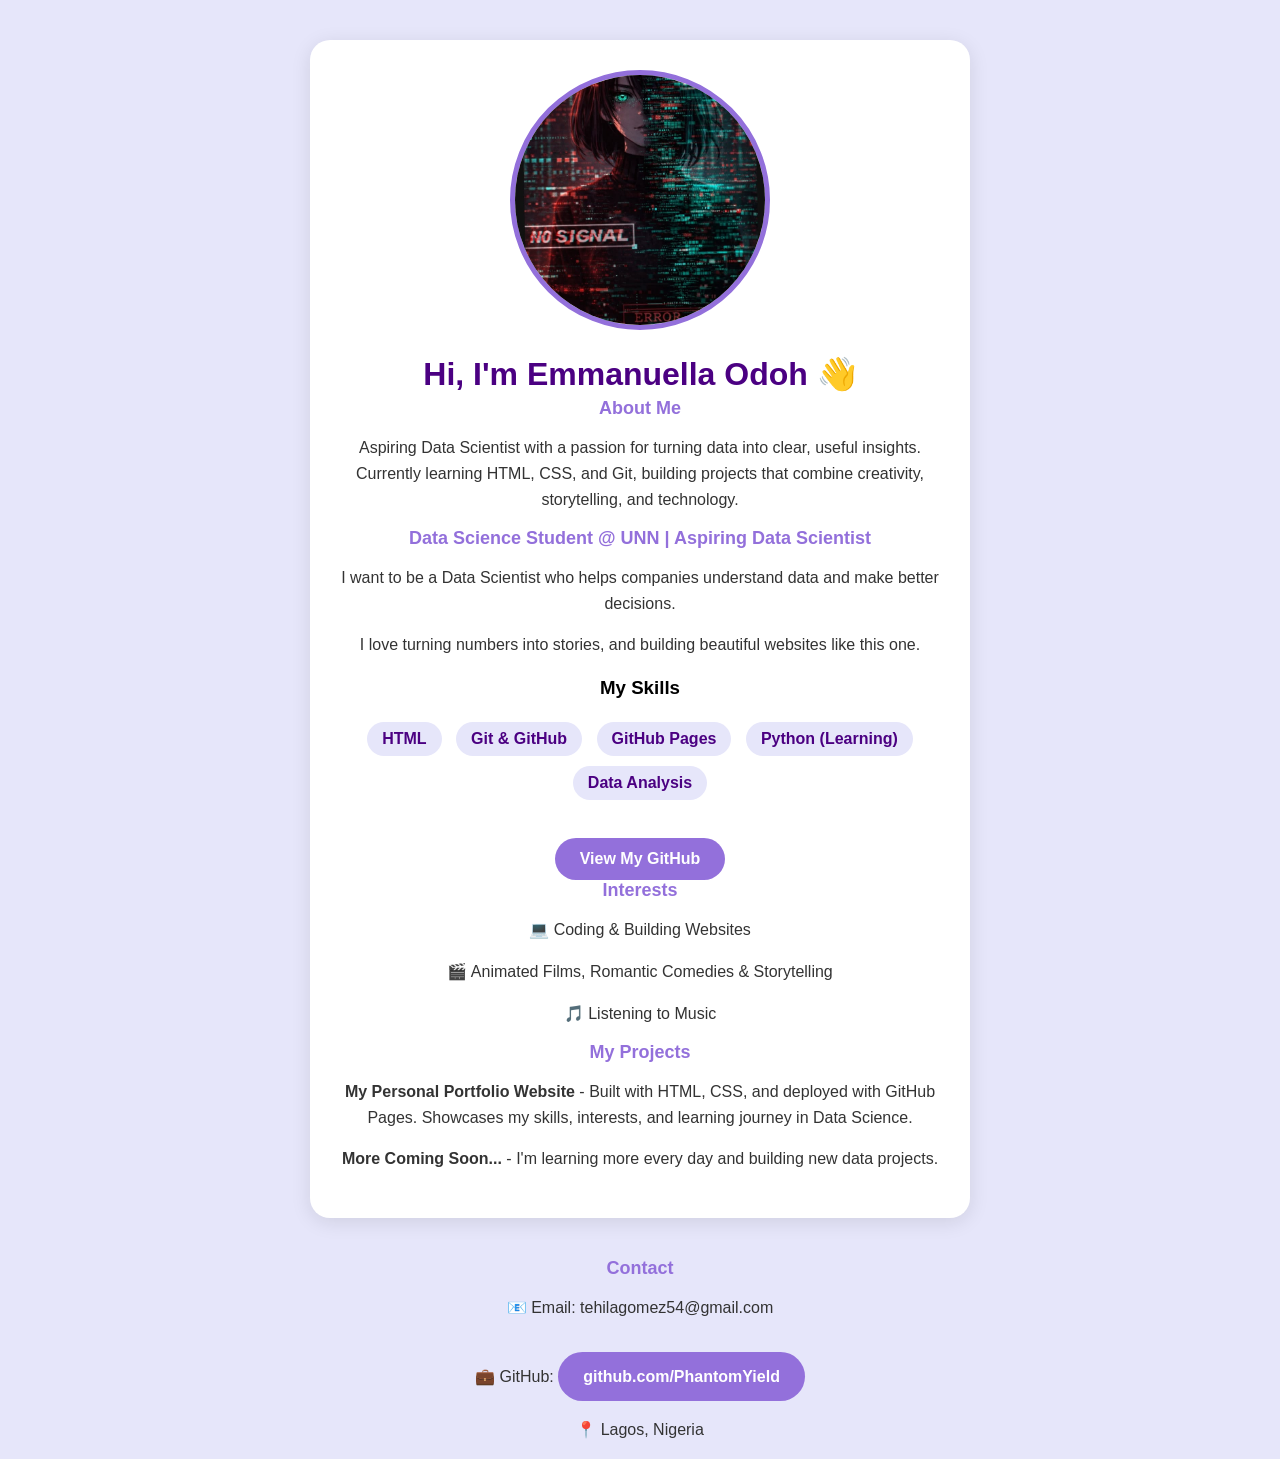
<file: index.html>
<!DOCTYPE html>
<html>
<head>
<title>Emmanuella Odoh | Data Scientist</title>
<style>
body { background: #E6E6FA; font-family: Arial; text-align: center; margin: 0; padding: 0; }
.card { background: white; max-width: 600px; margin: 40px auto; padding: 30px; border-radius: 20px; box-shadow: 0 4px 20px rgba(0,0,0,0.1); }
img { width: 250px; height: 250px; object-fit: cover; object-position: 25% 30%; border-radius: 50%; border: 5px solid #9370DB; }
h1 { color: #4B0082; margin-bottom: 5px; }
h2 { color: #9370DB; font-size: 18px; margin-top: 0; }
p { color: #333; line-height: 1.6; }
.skills span { display: inline-block; background: #E6E6FA; color: #4B0082; padding: 8px 15px; border-radius: 20px; margin: 5px; font-weight: bold; }
a { display: inline-block; background: #9370DB; color: white; padding: 12px 25px; border-radius: 25px; text-decoration: none; margin-top: 15px; font-weight: bold; }
</style>
</head>
<body>
<div class="card">
<img src="profile.jpg" alt="Emmanuella">
<h1>Hi, I'm Emmanuella Odoh 👋</h1>
<h2>About Me</h2>
<p>Aspiring Data Scientist with a passion for turning data into clear, useful insights. Currently learning HTML, CSS, and Git, building projects that combine creativity, storytelling, and technology.</p>
<h2>Data Science Student @ UNN | Aspiring Data Scientist</h2>
<p>I want to be a Data Scientist who helps companies understand data and make better decisions.</p>
<p>I love turning numbers into stories, and building beautiful websites like this one.</p>
<h3>My Skills</h3>
<div class="skills">
<span>HTML</span>
<span>Git & GitHub</span>
<span>GitHub Pages</span>
<span>Python (Learning)</span>
<span>Data Analysis</span>
</div>
<br>
<a href="https://github.com/PhantomYield">View My GitHub</a>
<h2>Interests</h2>
<p>💻 Coding & Building Websites</p>
<p>🎬 Animated Films, Romantic Comedies & Storytelling</p>
<p>🎵 Listening to Music</p>

<h2>My Projects</h2>
<p><b>My Personal Portfolio Website</b> - Built with HTML, CSS, and deployed with GitHub Pages. Showcases my skills, interests, and learning journey in Data Science.</p>
<p><b>More Coming Soon...</b> - I'm learning more every day and building new data projects.</p></div>
<h2>Contact</h2>
<p>📧 Email: tehilagomez54@gmail.com</p>
<p>💼 GitHub: <a href="https://github.com/PhantomYield">github.com/PhantomYield</a></p>
<p>📍 Lagos, Nigeria</p>
</body>
</html>
</file>
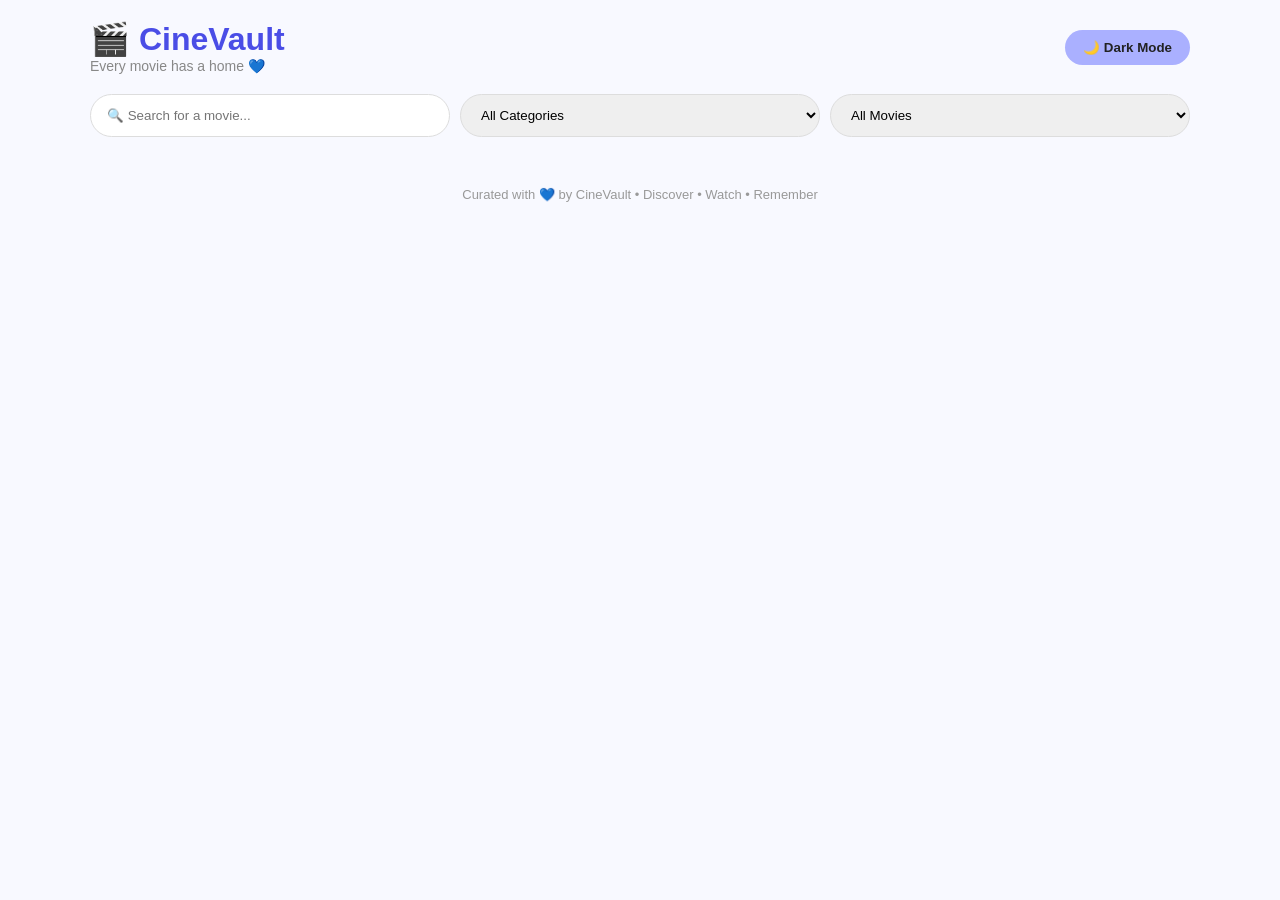
<file: CineVault/CineVault 2.0/index.html>
<!DOCTYPE html>
<html lang="en">
<head>
<meta charset="UTF-8">
<meta name="viewport" content="width=device-width, initial-scale=1.0">
<title>CineVault - Every movie has a home</title>
<style>
*{box-sizing:border-box;margin:0;padding:0;font-family:Arial,sans-serif}
body{background:#f8f9ff;color:#222;padding:20px}
body.dark{background:#12121c;color:#fff}
header{max-width:1100px;margin:0 auto 20px;display:flex;justify-content:space-between;align-items:center;flex-wrap:wrap;gap:10px}
.logo{font-size:32px;font-weight:900;color:#4a4de6}
.logo span{font-size:14px;font-weight:400;color:#888;display:block}
button{cursor:pointer;border:0;border-radius:999px;padding:10px 18px;font-weight:700}
.dark-btn{background:#aab0ff;color:#222}
.controls{max-width:1100px;margin:0 auto 20px;display:flex;gap:10px;flex-wrap:wrap}
.controls input,.controls select{padding:12px 16px;border:1px solid #ddd;border-radius:999px;flex:1;min-width:180px}
.grid{max-width:1100px;margin:0 auto;display:grid;grid-template-columns:repeat(auto-fill,minmax(180px,1fr));gap:18px}
.card{background:#fff;border-radius:16px;overflow:hidden;box-shadow:0 4px 14px rgba(0,0,0,.08)}
body.dark .card{background:#1e1e2e}
.card img{width:100%;height:270px;object-fit:cover;display:block;background:#ddd}
.card-body{padding:12px}
.card-body h3{font-size:16px;margin-bottom:4px}
.card-body p{font-size:13px;color:#777}
.badge{display:inline-block;background:#ffeef0;color:#d6336c;padding:4px 8px;border-radius:999px;font-size:12px;font-weight:700;margin-top:8px}
footer{text-align:center;color:#999;margin-top:30px;font-size:13px}
</style>
</head>
<body>
<header>
<div class="logo">🎬 CineVault<span>Every movie has a home 💙</span></div>
<button class="dark-btn" onclick="document.body.classList.toggle('dark')">🌙 Dark Mode</button>
</header>
<div class="controls">
<input id="search" placeholder="🔍 Search for a movie..." oninput="render()">
<select id="cat" onchange="render()"><option value="All">All Categories</option><option value="Animated">Animated</option></select>
<select id="sort" onchange="render()"><option value="All">All Movies</option><option value="Top">Top Rated</option></select>
</div>
<div class="grid" id="grid"></div>
<footer>Curated with 💙 by CineVault • Discover • Watch • Remember</footer>
<script>
const movies=[
{title:"Moana",year:2016,category:"Animated",rating:7.6,posters:["https://upload.wikimedia.org/wikipedia/en/4/4a/Moana_Teaser_Poster.jpg","https://image.tmdb.org/t/p/w500/4Iu5f2nv7huqJv1fTRK7M0R6T.jpg"],desc:"A brave girl sails across the ocean to save her island."},
{title:"Mulan",year:1998,category:"Animated",rating:7.6,posters:["https://upload.wikimedia.org/wikipedia/en/a/ae/Movie_poster_mulan.JPG","https://image.tmdb.org/t/p/w500/5TYgKxYd1Fh5YF0F.jpg"],desc:"A brave young woman takes her father's place in the army."},
{title:"Brave",year:2012,category:"Animated",rating:7.1,posters:["https://upload.wikimedia.org/wikipedia/en/9/96/Brave_Poster.jpg","https://image.tmdb.org/t/p/w500/jQpjIr4W4U8f5C8YPouDAcHoVuE.jpg"],desc:"A Scottish princess must break a spell and mend her bond with her mother."},
{title:"Zootopia",year:2016,category:"Animated",rating:8.0,posters:["https://image.tmdb.org/t/p/w500/esbfojkHBEyMlIcv2VGW3fCzlzH.jpg","https://upload.wikimedia.org/wikipedia/en/9/96/Zootopia_poster.jpg"],desc:"A bunny cop and a fox team up in a city of animals."},
{title:"Ratatouille",year:2007,category:"Animated",rating:8.0,posters:["https://upload.wikimedia.org/wikipedia/en/5/50/RatatouillePoster.jpg","https://image.tmdb.org/t/p/w500/t3vaWRPSYH8Sx9dXh9q7k8M61k.jpg"],desc:"A rat who dreams of becoming a great chef in Paris."},
{title:"Coco",year:2017,category:"Animated",rating:8.4,posters:["https://upload.wikimedia.org/wikipedia/en/9/9d/Coco_%282017_film%29_poster.jpg","https://image.tmdb.org/t/p/w500/gGEsAgQTvD5YQ89bSx5MCRWnD5k.jpg"],desc:"A boy journeys to the Land of the Dead to find his idol."},
{title:"Tangled",year:2010,category:"Animated",rating:7.7,posters:["https://upload.wikimedia.org/wikipedia/en/4/4d/Tangled_poster.jpg","https://image.tmdb.org/t/p/w500/ym7Kst6a4uodryxO9nX0m3dFg.jpg"],desc:"Rapunzel escapes her tower with a charming thief."},
{title:"Beauty and the Beast",year:1991,category:"Animated",rating:8.0,posters:["https://upload.wikimedia.org/wikipedia/en/6/6e/Beauty_and_the_Beast_1991_poster.jpg","https://image.tmdb.org/t/p/w500/5ed6d2f66767dfc5ea3cba16504d9b.jpg"],desc:"Belle falls for a prince trapped as a Beast."},
{title:"How to Train Your Dragon",year:2010,category:"Animated",rating:8.1,posters:["https://upload.wikimedia.org/wikipedia/en/9/99/How_to_Train_Your_Dragon_Poster.jpg","https://image.tmdb.org/t/p/w500/xvYxM7JcRCK2C5Q8vYhZ8sC1E.jpg"],desc:"Hiccup befriends a Night Fury dragon."},
{title:"Spider-Man: Into the Spider-Verse",year:2018,category:"Animated",rating:8.4,posters:["https://upload.wikimedia.org/wikipedia/en/1/18/Spider-Man_Into_the_Spider-Verse_poster.jpg","https://image.tmdb.org/t/p/w500/5AxLiAVJ4qxGDqoudHKHQNCmCgd.jpg"],desc:"Miles Morales becomes Spider-Man across dimensions."},
{title:"Inside Out",year:2015,category:"Animated",rating:8.1,posters:["https://upload.wikimedia.org/wikipedia/en/0/0a/Inside_Out_%282015_film%29_poster.jpg","https://image.tmdb.org/t/p/w500/aAmfIX3TT40zUHVTuB7kV9HhC0H.jpg"],desc:"Emotions inside a girl's mind go on an adventure."},
{title:"The Lion King",year:1994,category:"Animated",rating:8.5,posters:["https://upload.wikimedia.org/wikipedia/en/3/3d/Lion_King_poster.jpg","https://image.tmdb.org/t/p/w500/sKCr78MXSLixwmZ8DyJLrpMsd15.jpg"],desc:"Simba must reclaim his place as king."},
{title:"Up",year:2009,category:"Animated",rating:8.2,posters:["https://upload.wikimedia.org/wikipedia/en/2/27/Up_%282009_film%29.jpg","https://image.tmdb.org/t/p/w500/vpbaStTMt8qqXaEgnOR2EE4DNt.jpg"],desc
</file>
